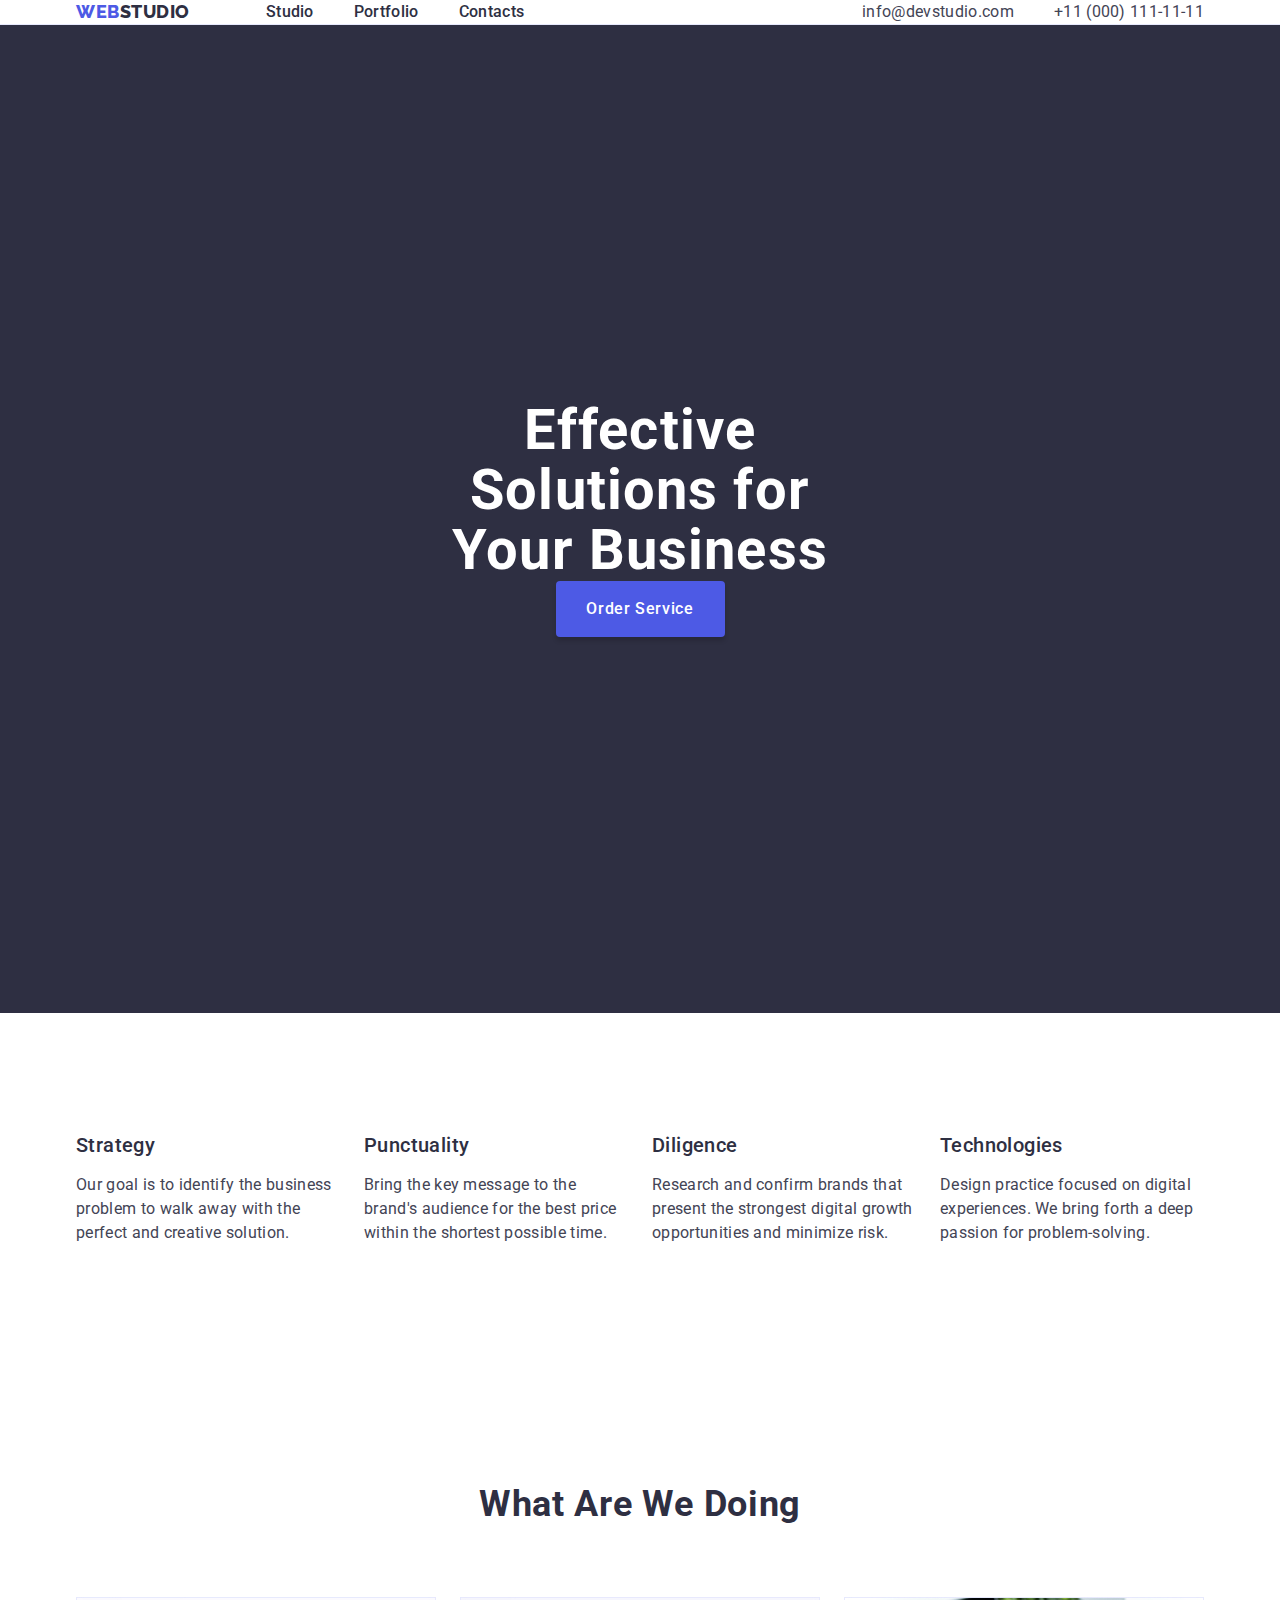
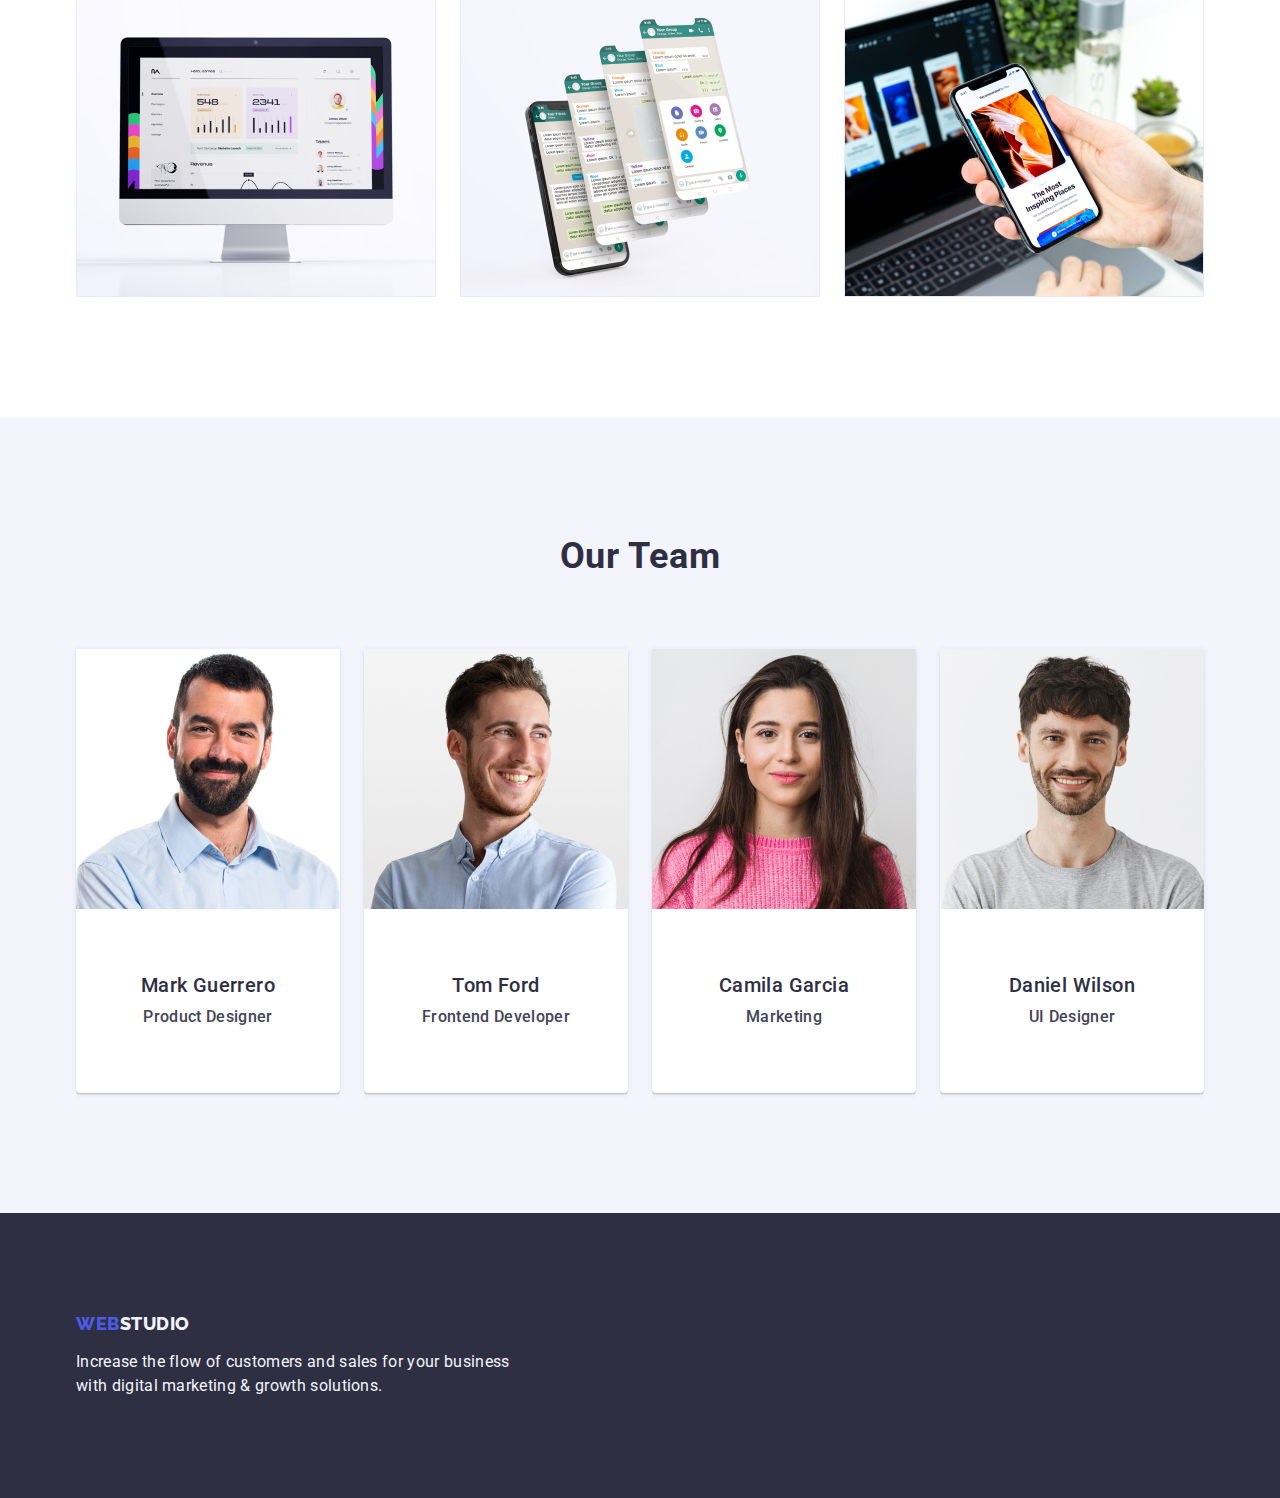
<file: index.html>
<!DOCTYPE html>
<html lang="en">
  <head>
    <meta charset="UTF-8" />
    <meta name="viewport" content="width=device-width, initial-scale=1.0" />
    <link
      rel="stylesheet"
      href="https://cdnjs.cloudflare.com/ajax/libs/modern-normalize/1.0.0/modern-normalize.min.css"
    />
    <link rel="stylesheet" href="./css/styles.css" />
    <link rel="preconnect" href="https://fonts.googleapis.com" />
    <link rel="preconnect" href="https://fonts.gstatic.com" crossorigin />
    <link
      href="https://fonts.googleapis.com/css2?family=Raleway:wght@800&family=Roboto:wght@400;500;700;900&display=swap"
      rel="stylesheet"
    />
    <title>WebStudio</title>
  </head>
  <body>
    <header class="header">
      <div class="top-head container">
        <!--navigation bar-->
        <nav class="navigation-container list">
          <!--logo-->
          <a class="logo link" href="./index.html"
            >Web<span class="logo-span-dark-header">Studio</span></a
          >
          <!--studio,portfolio,contacts-->
          <ul class="navigation-list list">
            <li><a class="nav-link link" href="./index.html">Studio</a></li>
            <li>
              <a class="nav-link link" href="./portfolio.html">Portfolio</a>
            </li>
            <li><a class="nav-link link" href="">Contacts</a></li>
          </ul>
        </nav>
        <!--contact address section-->
        <address class="address-container">
          <ul class="address-list list">
            <li class="contacts">
              <a class="address-link link" href="mailto:info@devstudio.com"
                >info@devstudio.com</a
              >
            </li>
            <li class="contacts">
              <a class="address-link link" href="tel:+110001111111"
                >+11 (000) 111-11-11</a
              >
            </li>
          </ul>
        </address>
      </div>
    </header>
    <main>
      <!--first section-->
      <section class="hero-image-section section">
        <div class="container container-header">
          <h1 class="hero-image-header">
            Effective Solutions for Your Business
          </h1>
          <button class="hero-image-button" type="button">Order Service</button>
        </div>
      </section>
      <!--section one list of qualities of Webstudio-->
      <section class="first-section-container">
        <div class="container">
          <h2 class="visually-hidden">Qualities</h2>
          <!--description of Webstudio-->
          <ul class="list about-list">
            <!--first trait-->
            <li class="trait-container">
              <h3 class="trait-header">Strategy</h3>
              <p class="trait-description">
                Our goal is to identify the business problem to walk away with
                the perfect and creative solution.
              </p>
            </li>
            <!--second trait-->
            <li class="trait-container">
              <h3 class="trait-header">Punctuality</h3>
              <p class="trait-description">
                Bring the key message to the brand's audience for the best price
                within the shortest possible time.
              </p>
            </li>
            <!--third trait-->
            <li class="trait-container">
              <h3 class="trait-header">Diligence</h3>
              <p class="trait-description">
                Research and confirm brands that present the strongest digital
                growth opportunities and minimize risk.
              </p>
            </li>
            <!--fourth trait-->
            <li class="trait-container">
              <h3 class="trait-header">Technologies</h3>
              <p class="trait-description">
                Design practice focused on digital experiences. We bring forth a
                deep passion for problem-solving.
              </p>
            </li>
          </ul>
        </div>
      </section>
      <!--section 2 with images-->
      <section class="section">
        <div class="container">
          <h2 class="section-two-header">What are we doing</h2>
          <!--images for the second section-->
          <ul class="list doing-section">
            <li class="image-details">
              <img
                class="image-section-two"
                src="./images/computer.jpg"
                alt="Computer"
                width="360"
                height="300"
              />
            </li>
            <li class="image-details">
              <img
                class="image-section-two"
                src="./images/smartphone.jpg"
                alt="Smartphones"
                width="360"
                height="300"
              />
            </li>
            <li class="image-details">
              <img
                class="image-section-two"
                src="./images/phoneandlaptop.jpg"
                alt="Display-image"
                width="360"
                height="300"
              />
            </li>
          </ul>
        </div>
      </section>
      <!--section 3 description of team-->
      <section class="section-three-container section">
        <div class="container">
          <h2 class="section-three-header">Our Team</h2>
          <!--list of members of the team description-->
          <ul class="list team-list">
            <!--first member-->
            <li class="team-member-container">
              <img
                class="team-member-image"
                src="./images/man.jpg"
                alt="Product-designer"
                width="264"
                height="260"
              />
              <div class="team-details">
                <h3 class="team-member-header">Mark Guerrero</h3>
                <p class="team-member-description">Product Designer</p>
              </div>
            </li>
            <!--second member-->
            <li class="team-member-container">
              <img
                class="team-member-image"
                src="./images/boy.jpg"
                alt="Freontend-developper"
                width="264"
                height="260"
              />
              <div class="team-details">
                <h3 class="team-member-header">Tom Ford</h3>
                <p class="team-member-description">Frontend Developer</p>
              </div>
            </li>
            <!--third member-->
            <li class="team-member-container">
              <img
                class="team-member-image"
                src="./images/girl.jpg"
                alt="Marketing"
                width="264"
                height="260"
              />
              <div class="team-details">
                <h3 class="team-member-header">Camila Garcia</h3>
                <p class="team-member-description">Marketing</p>
              </div>
            </li>
            <!--fourth member-->
            <li class="team-member-container">
              <img
                class="team-member-image"
                src="./images/curlyboy.jpg"
                alt="UI-designer"
                width="264"
                height="260"
              />
              <div class="team-details">
                <h3 class="team-member-header">Daniel Wilson</h3>
                <p class="team-member-description">UI Designer</p>
              </div>
            </li>
          </ul>
        </div>
      </section>
    </main>
    <footer class="footer-container">
      <div class="container footer-div">
        <a class="footer-logo logo link" href="./index.html"
          >Web<span class="logo-span-dark-footer">Studio</span></a
        >
        <p class="footer-additional-description">
          Increase the flow of customers and sales for your business with
          digital marketing & growth solutions.
        </p>
      </div>
    </footer>
  </body>
</html>
</file>
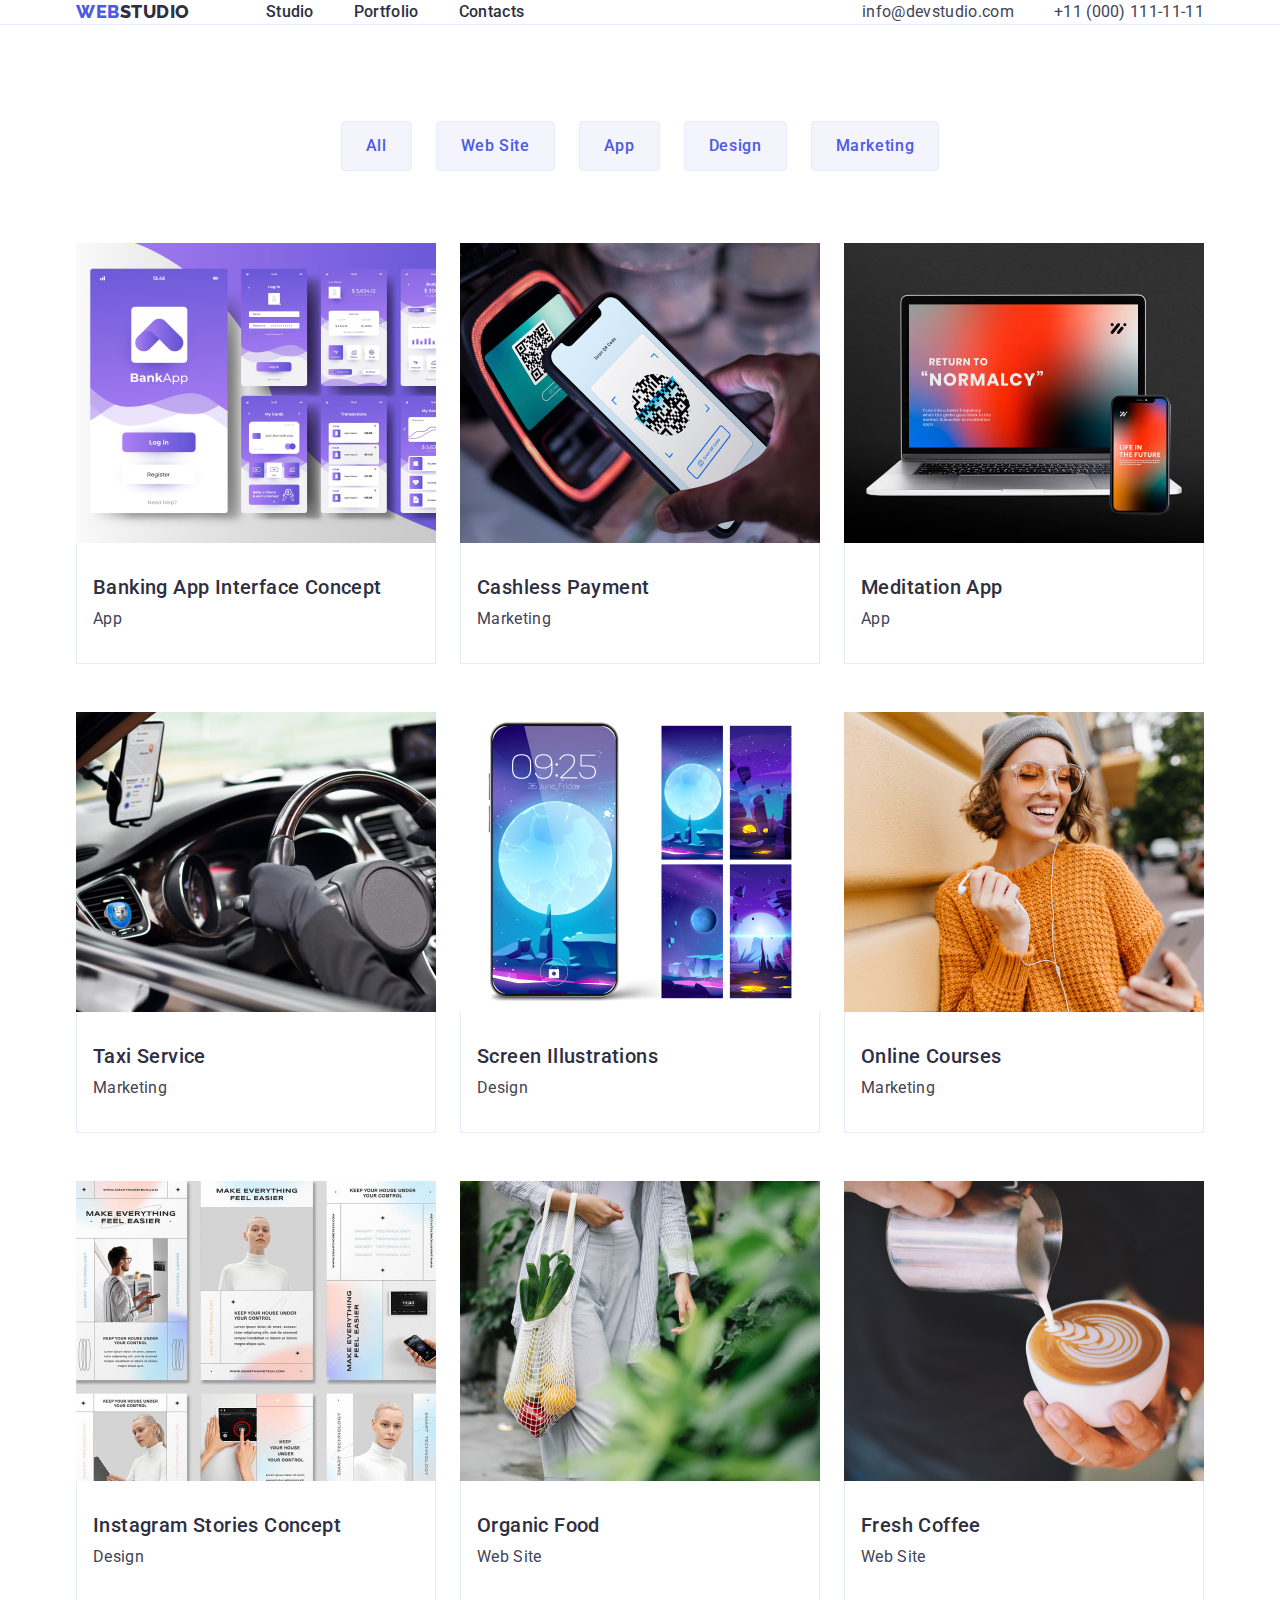
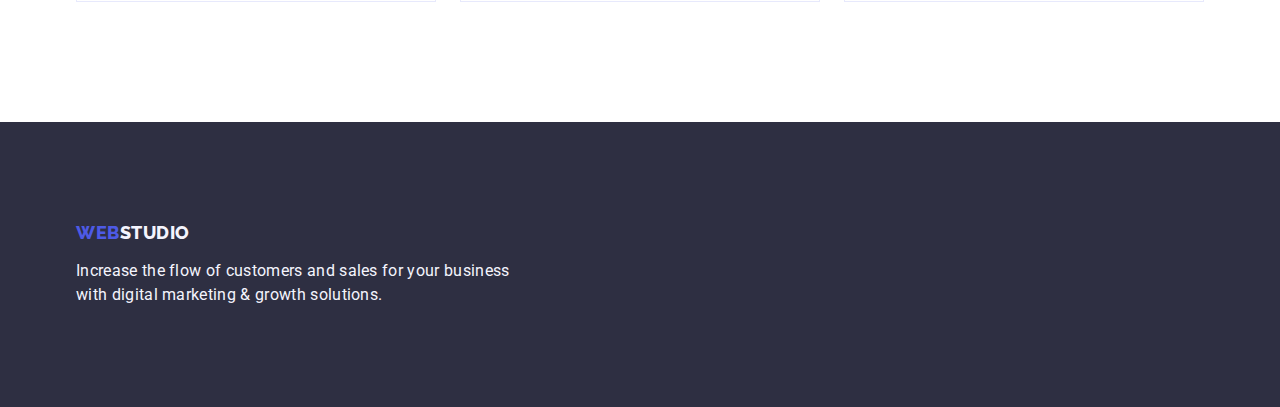
<file: portfolio.html>
<!DOCTYPE html>
<html lang="en">
  <head>
    <meta charset="UTF-8" />
    <meta name="viewport" content="width=device-width, initial-scale=1.0" />
    <link
      rel="stylesheet"
      href="https://cdnjs.cloudflare.com/ajax/libs/modern-normalize/1.0.0/modern-normalize.min.css"
    />
    <link rel="stylesheet" href="./css/styles.css" />
    <link rel="preconnect" href="https://fonts.googleapis.com" />
    <link rel="preconnect" href="https://fonts.gstatic.com" crossorigin />
    <link
      href="https://fonts.googleapis.com/css2?family=Raleway:wght@800&family=Roboto:wght@400;500;700;900&display=swap"
      rel="stylesheet"
    />
    <title>Portfolio</title>
  </head>
  <body>
    <header class="header">
      <div class="top-head container">
        <!--navigation bar-->
        <nav class="navigation-container list">
          <!--Logo-->
          <a class="logo link" href="./index.html"
            >Web<span class="logo-span-dark-header">Studio</span></a
          >
          <!--studio,portfolio,contacts-->
          <ul class="navigation-list list">
            <li><a class="nav-link link" href="./index.html">Studio</a></li>
            <li>
              <a class="nav-link link" href="./portfolio.html">Portfolio</a>
            </li>
            <li><a class="nav-link link" href="">Contacts</a></li>
          </ul>
        </nav>
        <!--contact address section-->
        <address class="address-container">
          <ul class="address-list list">
            <li class="contacts">
              <a class="address-link link" href="mailto:info@devstudio.com"
                >info@devstudio.com</a
              >
            </li>
            <li class="contacts">
              <a class="address-link link" href="tel:+110001111111"
                >+11 (000) 111-11-11</a
              >
            </li>
          </ul>
        </address>
      </div>
    </header>
    <main class="main-container-portfolio">
      <!--buttons section-->
      <section class="section-one-container">
        <div class="container">
          <h1 class="visually-hidden">Buttons</h1>
          <ul class="sec-one-list-of-buttons list">
            <!--firts button-->
            <li><button class="sec-one-button" type="button">All</button></li>
            <!--second button-->
            <li>
              <button class="sec-one-button" type="button">Web Site</button>
            </li>
            <!--third button-->
            <li><button class="sec-one-button" type="button">App</button></li>
            <!--fourth button-->
            <li>
              <button class="sec-one-button" type="button">Design</button>
            </li>
            <!--fifth button-->
            <li>
              <button class="sec-one-button" type="button">Marketing</button>
            </li>
          </ul>
          <!--list of portfolio projects-->
          <ul class="list-of-projects-sec-two list">
            <!--first item-->
            <li class="project-container link">
              <a class="project-link link" href="">
                <img
                  class="project-image"
                  src="./images/bakingapp.jpg"
                  alt="App-interface "
                  width="360"
                />
                <div class="port-details">
                  <h2 class="project-header">Banking App Interface Concept</h2>
                  <p class="project-description">App</p>
                </div>
              </a>
            </li>
            <!--second item-->
            <li class="project-container link">
              <a class="project-link link" href="">
                <img
                  class="project-image"
                  src="./images/cashpay.jpg"
                  alt="Payment method"
                  width="360"
                />
                <div class="port-details">
                  <h2 class="project-header">Cashless Payment</h2>
                  <p class="project-description">Marketing</p>
                </div>
              </a>
            </li>
            <!--third item-->
            <li class="project-container link">
              <a class="project-link link" href="">
                <img
                  class="project-image"
                  src="./images/laptopapp.jpg"
                  alt="App Laptop"
                  width="360"
                />
                <div class="port-details">
                  <h2 class="project-header">Meditation App</h2>
                  <p class="project-description">App</p>
                </div>
              </a>
            </li>
            <!--fourth item-->
            <li class="project-container link">
              <a class="project-link link" href="">
                <img
                  class="project-image"
                  src="./images/taxiserv.jpg"
                  alt="Drive and navigation"
                  width="360"
                />
                <div class="port-details">
                  <h2 class="project-header">Taxi Service</h2>
                  <p class="project-description">Marketing</p>
                </div>
              </a>
            </li>
            <!--fifth item-->
            <li class="project-container link">
              <a class="project-link link" href="">
                <img
                  class="project-image"
                  src="./images/displaywall.jpg"
                  alt="Walpapper"
                  width="360"
                />
                <div class="port-details">
                  <h2 class="project-header">Screen Illustrations</h2>
                  <p class="project-description">Design</p>
                </div>
              </a>
            </li>
            <!--sixth item-->
            <li class="project-container link">
              <a class="project-link link" href="">
                <img
                  class="project-image"
                  src="./images/online.jpg"
                  alt="Online on the street"
                  width="360"
                />
                <div class="port-details">
                  <h2 class="project-header">Online Courses</h2>
                  <p class="project-description">Marketing</p>
                </div>
              </a>
            </li>
            <!--seventh item-->
            <li class="project-container link">
              <a class="project-link link" href="">
                <img
                  class="project-image"
                  src="./images/instastory.jpg"
                  alt="Instastory"
                  width="360"
                />
                <div class="port-details">
                  <h2 class="project-header">Instagram Stories Concept</h2>
                  <p class="project-description">Design</p>
                </div>
              </a>
            </li>
            <!--eight item-->
            <li class="project-container link">
              <a class="project-link link" href="">
                <img
                  class="project-image"
                  src="./images/biofood.jpg"
                  alt="Bio food"
                  width="360"
                />
                <div class="port-details">
                  <h2 class="project-header">Organic Food</h2>
                  <p class="project-description">Web Site</p>
                </div>
              </a>
            </li>
            <!--ninth item-->
            <li class="project-container link">
              <a class="project-link link" href="">
                <img
                  class="project-image"
                  src="./images/coffe.jpg"
                  alt="Coffe"
                  width="360"
                />
                <div class="port-details">
                  <h2 class="project-header">Fresh Coffee</h2>
                  <p class="project-description">Web Site</p>
                </div>
              </a>
            </li>
          </ul>
        </div>
      </section>
    </main>
    <footer class="footer-container">
      <div class="container footer-div">
        <a class="footer-logo logo link" href="./index.html"
          >Web<span class="logo-span-dark-footer">Studio</span></a
        >
        <p class="footer-additional-description">
          Increase the flow of customers and sales for your business with
          digital marketing & growth solutions.
        </p>
      </div>
    </footer>
  </body>
</html>
</file>
<file: css/styles.css>
:root {
  --IRIS: #4d5ae5;
  --NAVY-BLUE: #2e2f42;
  --WHITE: #ffffff;
  --SLATE: #434455;
  --CLOUD: #f4f4fd;
  --OCEAN: #404bbf;
}
* {
  margin: 0;
  padding: 0;
}

.container {
  width: 1158px;
  margin: 0 auto;
  padding: 0 15px;
}

.container-header {
  max-width: 496px;
  margin: 0 auto;
  padding-top: 188px;
  padding-bottom: 188px;
}

.header {
  border-bottom: 1px solid #e7e9fc;
  background: var(--white, #fff);
  border-bottom: 1px solid var(--CORNFLOWER, #e7e9fc);
  display: flex;
}

.section {
  padding-top: 120px;
  padding-bottom: 120px;
  display: flex;
}

.image {
  display: block;
}
.logo {
  margin-right: 76px;
}

/*Index*/

body {
  background-color: var(--WHITE);
  font-family: "Roboto", sans-serif;
  font-size: 16px;
  font-weight: 400;
  line-height: 150%;
  letter-spacing: 0.32px;
  height: 1440px;
  color: var(--SLATE);
}

.link {
  text-decoration: none;
}
.list {
  list-style-type: none;
  padding: 0;
}

/*Header*/
.top-head {
  display: flex;
  justify-content: space-between;
}

.navigation-container {
  display: flex;
  justify-content: center;
  align-items: center;
}

.navigation-container,
.address-container {
  display: flex;
  align-items: center;
}

.nav-link {
  color: var(--NAVY-BLUE, #2e2f42);
  font-size: 16px;
  font-weight: 500;
  line-height: 150%; /* 150% */
  letter-spacing: 0.32px;
  text-decoration: none;
  padding: 24px 0;
}

.navigation-list {
  display: inline-flex;
  align-items: flex-start;
  gap: 40px;
}

.nav-link:hover,
.nav-link:focus {
  color: var(--OCEAN);
}

.address-list {
  display: flex;
  gap: 40px;
}

.address-container {
  font-style: normal;
}
.address-link {
  color: var(--SLATE, #434455);
  font-size: 16px;
  font-weight: 400;
  line-height: 150%; /* 150% */
  letter-spacing: 0.32px;
  text-decoration: none;
}

.address-link:hover,
.address-link:focus {
  color: var(--OCEAN);
}

.contacts > .address-link {
  font-size: 16px;
  line-height: 1.5;
  letter-spacing: 0.02em;
  color: var(--SLATE);
}

/* logo */
.logo {
  text-transform: uppercase;
  color: var(--IRIS);
  font-weight: 800;
  font-size: 18px;
  line-height: 1.17; /* 116.667% */
  letter-spacing: 0.54px;
  font-family: "Raleway", sans-serif;
}

.logo-span-dark-header {
  color: var(--NAVY-BLUE);
  font-family: Raleway, sans-serif;
  font-size: 18px;
  font-style: normal;
  font-weight: 800;
  line-height: 116.667%;
  letter-spacing: 0.54px;
  text-transform: uppercase;
  text-decoration: none;
}

/* hero content section */

.hero-image-section {
  background-color: var(--NAVY-BLUE, #2e2f42);
  padding: 188px 0;
  display: block;
  justify-content: center;
}

.hero-image-header {
  color: var(--WHITE, #fff);
  text-align: center;
  font-size: 56px;
  line-height: 107.143%;
  letter-spacing: 1.12px;
  max-width: 496px;
}

.hero-image-button {
  background: var(--IRIS, #4d5ae5);
  color: var(--WHITE, #fff);
  font-family: "Roboto", sans-serif;
  border-radius: 4px;
  box-shadow: 0px 4px 4px 0px rgba(0, 0, 0, 0.15);
  font-size: 16px;
  font-weight: 500;
  line-height: 150%;
  letter-spacing: 0.64px;
  cursor: pointer;
  display: block;
  min-width: 169px;
  height: 56px;
  border: none;
  margin: auto;
}

.hero-image-button:hover,
.hero-image-button:focus {
  background-color: var(--OCEAN);
}

/* section one styles , webstudio qualities */
.first-section-container {
  padding: 120px 0;
}

.visually-hidden {
  position: absolute;
  width: 1px;
  height: 1px;
  margin: -1px;
  border: 0;
  padding: 0;
  white-space: nowrap;
  clip-path: inset(100%);
  clip: rect(0 0 0 0);
  overflow: hidden;
}

.about-list {
  display: flex;
  gap: 24px;
}

.trait-container {
  display: inline-flex;
  width: 100%;
  min-width: 264px;
  flex-direction: column;
  align-items: flex-start;
  gap: 8px;
}
.trait-header {
  color: var(--NAVY-BLUE, #2e2f42);
  font-size: 20px;
  font-weight: 500;
  line-height: 120%; /* 120% */
  letter-spacing: 0.4px;
  margin-bottom: 8px;
}
.navigation-list,
.trait-description {
  color: var(--SLATE, #434455);
  font-size: 16px;
  line-height: 150%; /* 150% */
  font-weight: 400;
  letter-spacing: 0.32px;
}

/* section two : What are we doing */
.section-two-container {
  width: 1128px;
  height: 412px;
  flex-shrink: 0;
  margin: 120px;
}
.section-two-header {
  color: var(--NAVY-BLUE, #2e2f42);
  text-align: center;
  font-size: 36px;
  font-weight: 700;
  line-height: 111.111%; /* 111.111% */
  letter-spacing: 0.72px;
  text-transform: capitalize;
  margin-bottom: 72px;
}
.doing-section {
  display: flex;
  gap: 24px;
  /* justify-content: space-between; */
}

.image-details {
  display: inline-flex;
  flex-direction: column;
  align-items: flex-start;
  border: 1px solid var(--corn-flower-color);
  width: calc((100% - 48px) / 3);
}

/* section three: Our team */

.section-three-container {
  background-color: var(--CLOUD, #f4f4fd);
  padding: 120px 0;
}

.team-member-container {
  background-color: var(--WHITE, #fff);
  display: inline-flex;
  padding-bottom: 32px;
  flex-direction: column;
  justify-content: center;
  align-items: center;
  gap: 32px;
  border-radius: 0 0 4px 4px;
  box-shadow: 0px 2px 1px 0px rgba(46, 47, 66, 0.08),
    0px 1px 1px 0px rgba(46, 47, 66, 0.16),
    0px 1px 6px 0px rgba(46, 47, 66, 0.08);
}

.team-list {
  display: flex;
  gap: 24px;
}
.team-details {
  padding: 32px 0;
}
.section-three-header {
  color: var(--NAVY-BLUE, #2e2f42);
  text-align: center;
  font-size: 36px;
  font-weight: 700;
  line-height: 111.111%; /* 111.111% */
  letter-spacing: 0.72px;
  text-transform: capitalize;
  margin-bottom: 72px;
}

.team-member-header {
  color: var(--NAVY-BLUE, #2e2f42);
  justify-content: center;
  text-align: center;
  font-size: 20px;
  font-weight: 500;
  line-height: 120%;
  letter-spacing: 0.4px;
  margin-bottom: 8px;
}

.team-member-description {
  color: var(--SLATE);
  justify-content: center;
  color: var(--slate);
  text-align: center;
  font-size: 16px;
  font-weight: 500;
  line-height: 1.5;
  letter-spacing: 0.02em;
}

/* footer section */

.footer-container {
  background-color: var(--NAVY-BLUE, #2e2f42);
  flex-direction: column;
  justify-content: flex-start;
  align-items: flex-start;
  padding: 100px 0;
}

.footer-logo {
  background-color: var(--navy-blue);
  flex-shrink: 0;
  font-family: Raleway, sans-serif;
  font-size: 18px;
  font-style: normal;
  font-weight: 800;
  line-height: 1.17;
  letter-spacing: 0.54px;
  text-transform: uppercase;
  text-decoration: none;
  display: inline-block;
  margin-bottom: 16px;
}

.footer-additional-description {
  color: var(--CLOUD, #f4f4fd);
  font-family: "Roboto", sans-serif;
  font-weight: 400;
  line-height: 150%;
  letter-spacing: 0.32px;
  max-width: 450px;
}

.logo-span-dark-footer {
  color: var(--CLOUD);
}

/* ./PORTOFOLIO.HTML */

/* the list of buttons */

.section-one-container {
  padding-top: 96px;
  padding-bottom: 120px;
}
.sec-one-list-of-buttons {
  display: flex;
  justify-content: center;
  gap: 24px;
  margin-bottom: 72px;
}

.sec-one-button {
  background-color: var(--CLOUD);
  color: var(--IRIS);
  font-family: "Roboto", sans-serif;
  justify-content: center;
  color: var(--IRIS, #4d5ae5);
  text-align: center;
  font-size: 16px;
  font-weight: 500;
  line-height: 150%;
  letter-spacing: 0.64px;
  cursor: pointer;
  border-radius: 4px;
  border: 1px solid var(--CORNFLOWER, #e7e9fc);
  padding: 12px 24px;
}

.sec-one-button:hover,
.sec-one-button:focus {
  background-color: var(--OCEAN);
  color: var(--WHITE);
  border: 1px solid transparent;
}

/*list of portfolio projects */

.list-of-projects-sec-two {
  display: flex;
  flex-wrap: wrap;
  column-gap: 24px;
  row-gap: 48px;
}

.project-image {
  display: block;
}
.project-container {
  width: calc((100% - 48px) / 3);
}
.port-details {
  padding: 32px 16px;
  border: 1px solid var(--CORNFLOWER, #e7e9fc);
  border-top: none;
}
.project-header {
  color: var(--NAVY-BLUE);
  font-size: 20px;
  font-weight: 500;
  line-height: 120%;
  letter-spacing: 0.02em;
  margin-bottom: 8px;
}

.project-description {
  color: var(--SLATE, #434455);
  font-size: 16px;
  line-height: 1.5;
  letter-spacing: 0.02em;
}
</file>
